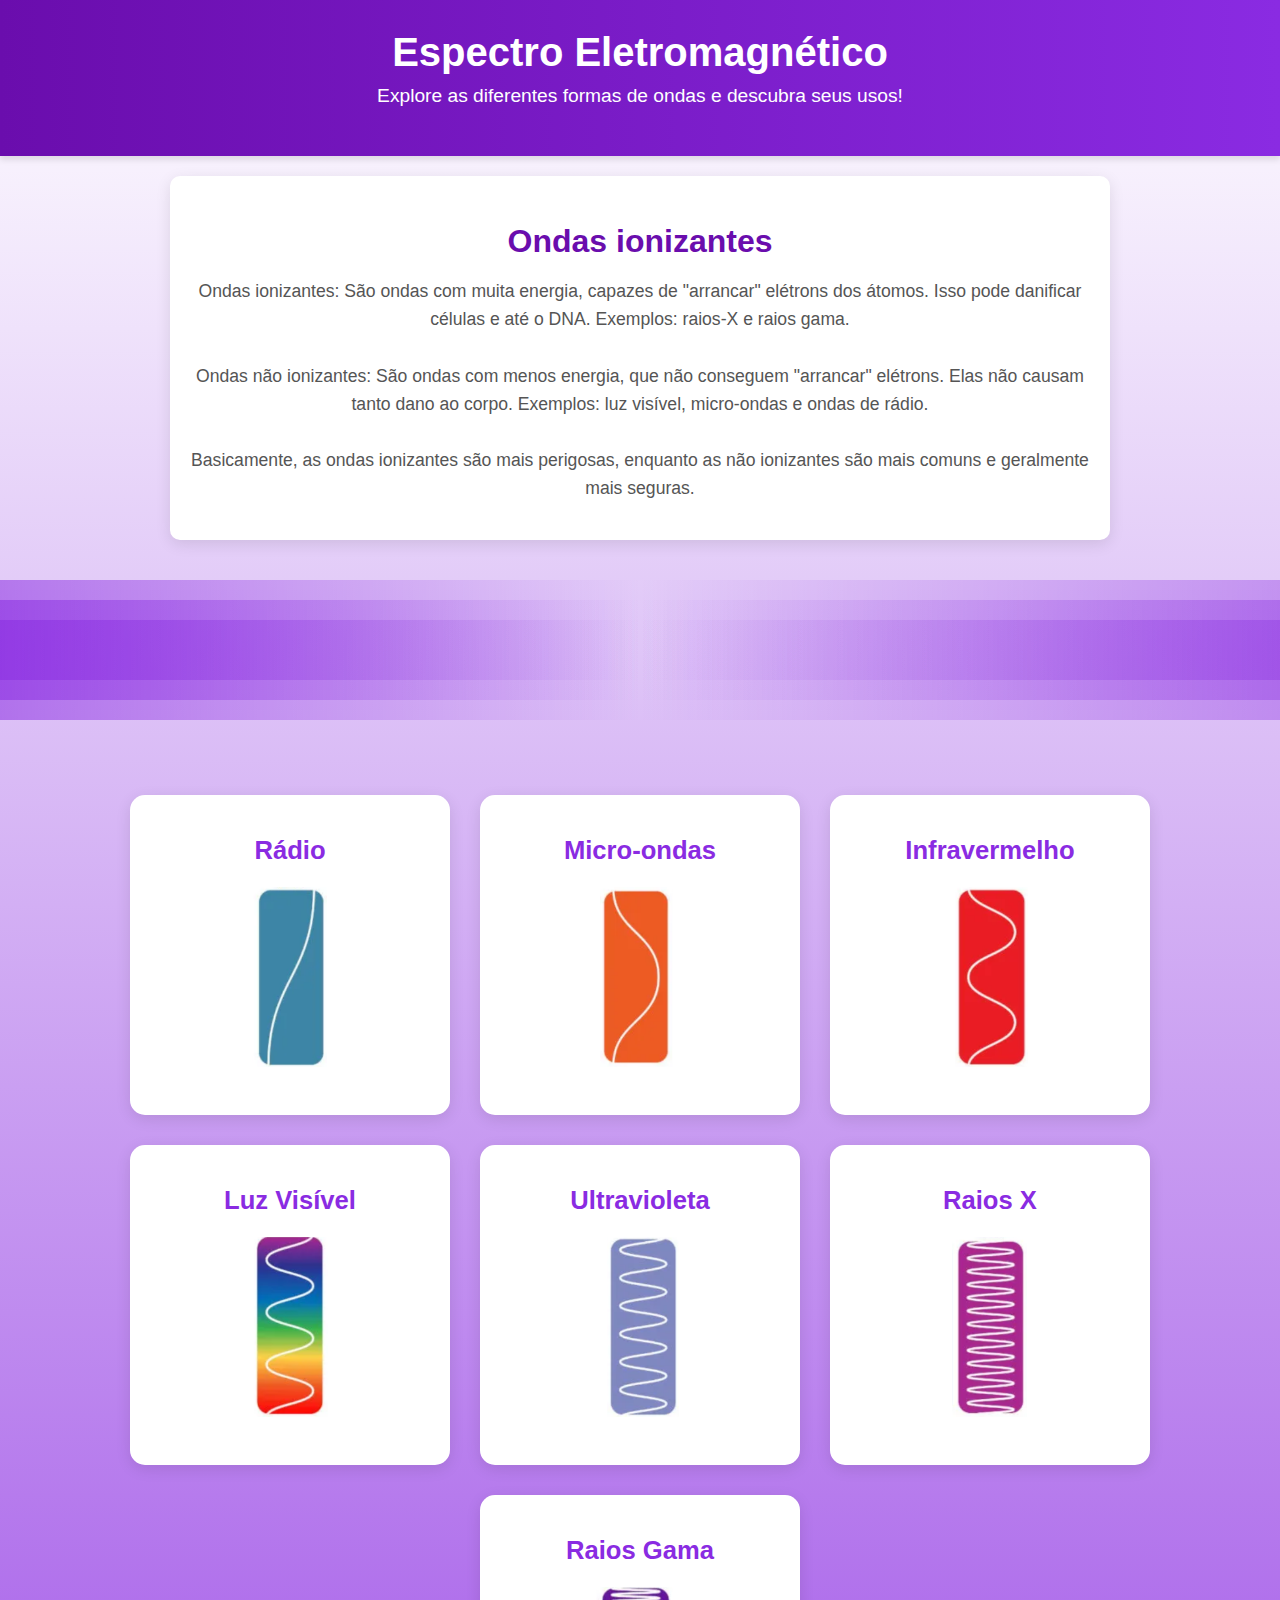
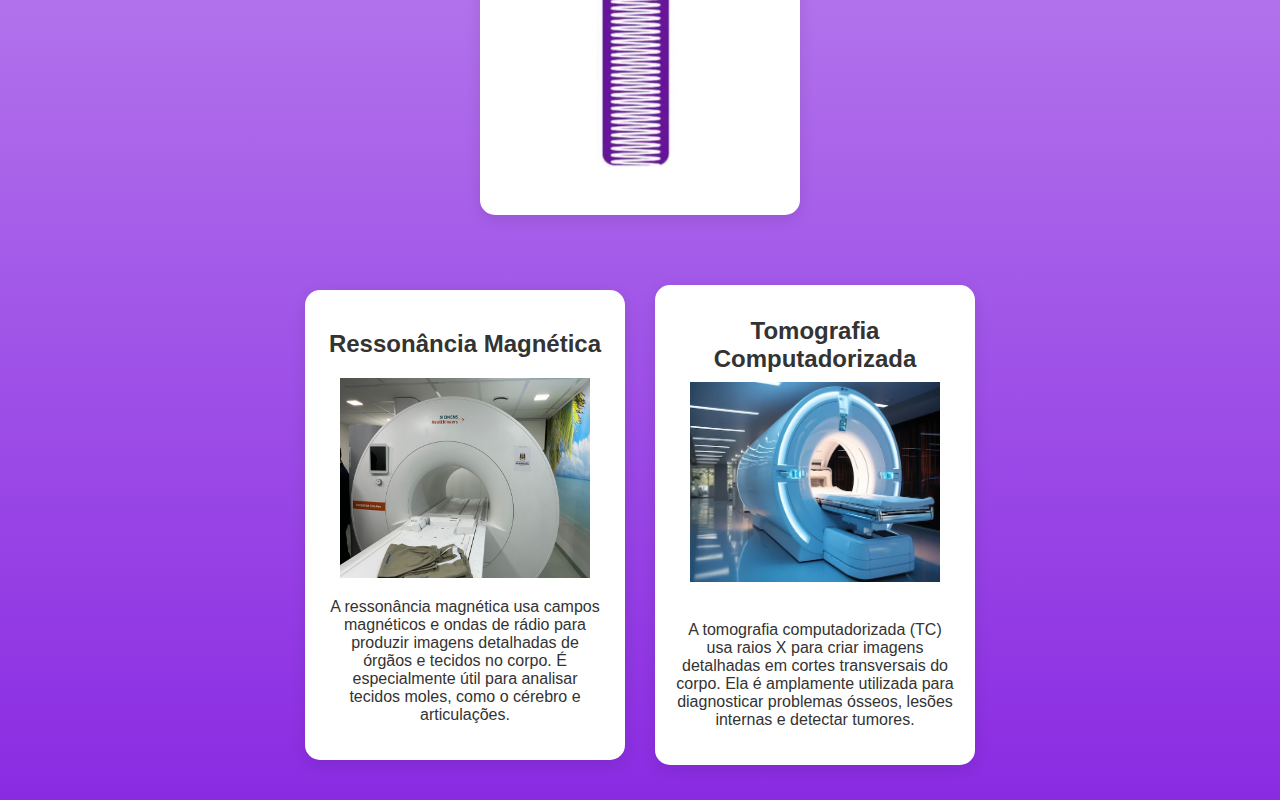
<file: ana paula/index.html>
<!DOCTYPE html>
<html lang="pt-br">
<head>
    <meta charset="UTF-8">
    <meta name="viewport" content="width=device-width, initial-scale=1.0">
    <title>Espectro Eletromagnético</title>
    <link rel="stylesheet" href="style.css"> 
</head>
<body>

<header>
    <h1>Espectro Eletromagnético</h1>
    <p>Explore as diferentes formas de ondas e descubra seus usos!</p>
</header>

<div class="intro">
    <h2>Ondas ionizantes</h2>
    <p>
        Ondas ionizantes: São ondas com muita energia, capazes de "arrancar" elétrons dos átomos. Isso pode danificar células e até o DNA. Exemplos: raios-X e raios gama.
        <br>
        <br>
        Ondas não ionizantes: São ondas com menos energia, que não conseguem "arrancar" elétrons. Elas não causam tanto dano ao corpo. Exemplos: luz visível, micro-ondas e ondas de rádio.
        <br>
        <br>
        Basicamente, as ondas ionizantes são mais perigosas, enquanto as não ionizantes são mais comuns e geralmente mais seguras.
    </p>
</div>
<div>
    <div class="wave-container">
        <div class="wave" style="top: 20px; animation-delay: 0s;"></div>
        <div class="wave" style="top: 40px; animation-delay: -2s;"></div>
        <div class="wave" style="top: 60px; animation-delay: -1s;"></div>
    </div>
</div>
<div class="container">
    <div class="item">
        <h2>Rádio</h2>
        <img src="image/radiio.png" alt="Ondas de Rádio">
        <p> <br>Comprimento de Onda: Longo, variando de metros a quilômetros.
            <br>
            <br>Frequência: Baixa, de kilohertz (kHz) até gigahertz (GHz).
            <br>
            <br>Exemplo: Utilizadas em transmissões de rádio, televisão e comunicações sem fio (como Wi-Fi).
            <br>
            <br>Aplicação: Comunicações de rádio AM e FM, Bluetooth, e telecomunicações.
            <br>Classificação: Não Ionizante</p>
    </div>
    <div class="item">
        <h2>Micro-ondas</h2>
        <img src="image/micro.png" alt="Micro-ondas">
        <p><br>Comprimento de Onda: Um pouco mais curtas que as ondas de rádio, variando de milímetros a centímetros.
            <br>
            <br>Frequência: Maior que as ondas de rádio, geralmente na faixa de gigahertz.
            <br>
            <br>Exemplo: Utilizadas em fornos de micro-ondas para aquecer alimentos e também em radares.
            <br>
            <br>Aplicação: Redes de comunicação sem fio (Wi-Fi), transmissão de dados via satélites, radares meteorológicos.
            <br><strong>Classificação: Não Ionizante</strong></p>
    </div>
    <div class="item">
        <h2>Infravermelho</h2>
        <img src="image/infra.png" alt="Infravermelho">
        <p><br>Comprimento de Onda: Menor que as micro-ondas, variando de 700 nanômetros (nm) a 1 milímetro.
            <br>
            <br>Frequência: Entre o infravermelho próximo (mais próximo da luz visível) e o infravermelho distante.
            <br>
            <br>Exemplo: Usado em controles remotos e câmeras de visão noturna.
            <br>Aplicação: Termografia (detecção de calor), sensores de movimento, comunicação por fibra óptica.
            <br>
            <br><strong>Classificação: Não Ionizante</strong></p>
    </div>
    <div class="item">
        <h2>Luz Visível</h2>
        <img src="image/luzv.png" alt="Luz Visível">
        <p> <br>Comprimento de Onda: Entre 400 e 700 nanômetros (nm).
            <br>
            <br>Frequência: Faixa perceptível ao olho humano, representada pelas cores do arco-íris.
            <br>
            <br>Exemplo: Luz que vemos diariamente, usada em lâmpadas e telas de dispositivos.
            <br>
            <br>Aplicação: Iluminação, câmeras, lentes, todos os dispositivos que produzem ou captam luz.
            <br>
            <br><strong>Classificação: Não Ionizante</strong></p>
    </div>
    <div class="item">
        <h2>Ultravioleta</h2>
        <img src="image/utravioleta.png" alt="Ultravioleta">
        <p>  <br>Comprimento de Onda: Menor que a luz visível, entre 10 nm e 400 nm.
            <br>
            <br>Frequência: Alta, com energias suficientes para causar danos a tecidos biológicos.
            <br>
            <br>Exemplo: Radiação emitida pelo Sol que provoca bronzeamento e, em altas doses, queimaduras solares.
            <br>
            <br>Aplicação: Esterilização de equipamentos médicos, detecção de substâncias fluorescentes, bronzeamento artificial.
            <br>
            <br><strong>Classificação: Parte Ionizante (UV-C) e Parte Não Ionizante (UV-A e UV-B)</strong></p>
            <button id="abrir_dialog">Saiba Mais</button>
    </div>

    <dialog>
        <div class="ultraviolet-section">
            <h2>Raios Ultravioleta (UV)</h2>
            <div class="ultraviolet-container">
                <div class="ultraviolet-item">
                    <h3>O que são Raios UV?</h3>
                    <p>
                        Os raios ultravioleta (UV) são uma forma de radiação eletromagnética com um comprimento de onda menor que o da luz visível, mas maior que os raios X. Eles são emitidos pelo Sol e possuem aplicações variadas.
                    </p>
                </div>
                <div class="ultraviolet-item">
                    <h3>Aplicações dos Raios UV</h3>
                    <ul>
                        <li>Esterilização de equipamentos médicos</li>
                        <li>Bronzeamento artificial</li>
                        <li>Detecção de substâncias fluorescentes</li>
                        <li>Tratamento de água potável</li>
                    </ul>
                </div>
                <div class="ultraviolet-item">
                    <h3>Cuidados com Raios UV</h3>
                    <p>
                        A exposição excessiva a raios UV pode causar danos à pele e aos olhos. É importante usar protetor solar e óculos com proteção UV para minimizar os riscos.
                    </p>
                </div>
            </div>
        </div>
        <button id="fechar_dialog">Fechar</button>
    </dialog>
    

    <div class="item">
        <h2>Raios X</h2>
        <img src="image/raiox.png" alt="Raios X">
        <p>  <br>Comprimento de Onda: Muito curto, entre 0,01 a 10 nanômetros.
            <br>
            <br>Frequência: Extremamente alta, com energia capaz de penetrar muitos materiais sólidos.
            <br>
            <br>Exemplo: Usado em imagens de raios-X para ver estruturas internas do corpo humano.
            <br>
            <br>Aplicação: Diagnóstico médico (radiografias), inspeção de bagagens em aeroportos, análise de materiais densos.
            <br>
            <br><strong>Classificação: Ionizante</strong></p>
    </div>
    <div class="item">
        <h2>Raios Gama</h2>
        <img src="image/raiogama.png" alt="Raios Gama">
        <p> <br>Comprimento de Onda: Os menores no espectro eletromagnético, com comprimentos menores que 0,01 nanômetros.
            <br>
            <br>Frequência: Altíssima, com energias que podem causar alterações atômicas.
            <br>
            <br>Exemplo: Emissões radioativas de materiais como o cobalto-60 usadas no tratamento de câncer.
            <br>
            <br>Aplicação: Radioterapia para tratamento de câncer, estudo de materiais radioativos, detecção astronômica de fenômenos no espaço.
            <br>
            <br><strong>Classificação: Ionizante</strong></p>
    </div>
</div>
<div class="resonance-ct-section">
    <div class="resonance-ct-item">
        <h2>Ressonância Magnética</h2>
        <img src="image/recona.jpeg" alt="Ressonância Magnética">
        <p>
            A ressonância magnética usa campos magnéticos e ondas de rádio para produzir imagens detalhadas
            de órgãos e tecidos no corpo. É especialmente útil para analisar tecidos moles, como o cérebro e articulações.
        
        </p>
    </div>
    <div class="resonance-ct-item">
        <h2 class="titulo">Tomografia Computadorizada</h2>
        <img class="segunda" src="image/tomo.avif" alt="Tomografia Computadorizada">
        <p>
            A tomografia computadorizada (TC) usa raios X para criar imagens detalhadas em cortes transversais
            do corpo. Ela é amplamente utilizada para diagnosticar problemas ósseos, lesões internas e detectar tumores.
           
        </p>
    </div>
    <div>
        
    </div>
</div>

<script src="./js/script.js"></script>
</body>
</html>
</file>
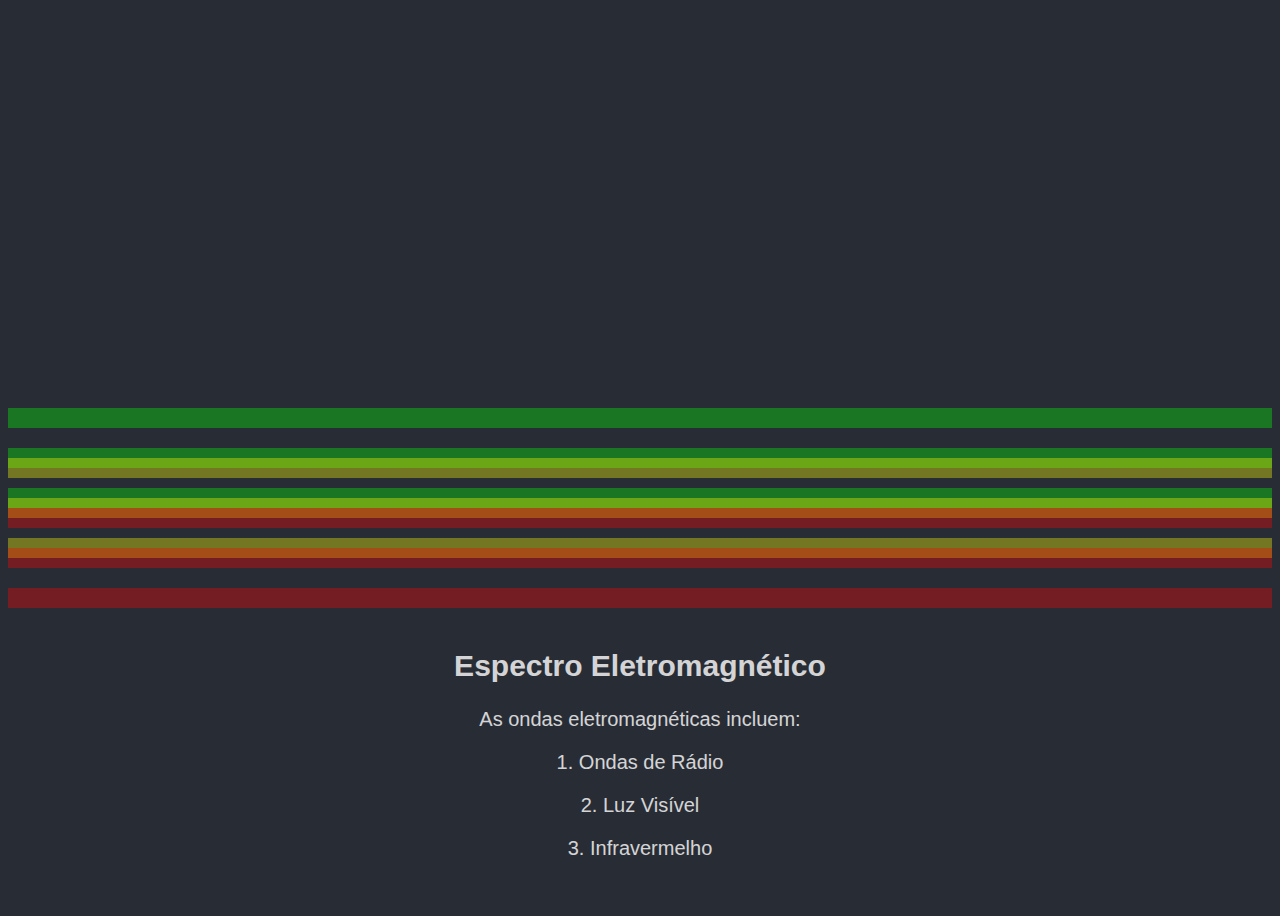
<file: ana paula/onda_magnetica.html>
<!DOCTYPE html>
<html lang="pt-BR">
<head>
    <meta charset="UTF-8">
    <meta name="viewport" content="width=device-width, initial-scale=1.0">
    <title>Espectro Eletromagnético</title>
    <style>
        body {
            display: flex;
            justify-content: center;
            align-items: center;
            height: 100vh;
            background-color: #282c34;
            color: white;
            font-family: Arial, sans-serif;
            overflow: hidden;
        }

        .wave-container {
            position: relative;
            width: 100%;
            height: 300px;
            overflow: hidden;
        }

        .wave {
            position: absolute;
            width: 200%;
            height: 100px;
            opacity: 0.7;
            animation: move 4s linear infinite;
        }

        .radio {
            background: repeating-linear-gradient(
                0deg,
                rgba(0, 255, 0, 0.5),
                rgba(0, 255, 0, 0.5) 20px,
                rgba(0, 0, 0, 0) 20px,
                rgba(0, 0, 0, 0) 40px
            );
            top: 100px;
        }

        .visivel {
            background: repeating-linear-gradient(
                0deg,
                rgba(255, 255, 0, 0.5),
                rgba(255, 255, 0, 0.5) 20px,
                rgba(0, 0, 0, 0) 20px,
                rgba(0, 0, 0, 0) 40px
            );
            top: 150px;
        }

        .infravermelho {
            background: repeating-linear-gradient(
                0deg,
                rgba(255, 0, 0, 0.5),
                rgba(255, 0, 0, 0.5) 20px,
                rgba(0, 0, 0, 0) 20px,
                rgba(0, 0, 0, 0) 40px
            );
            top: 200px;
        }

        @keyframes move {
            0% {
                transform: translateX(0);
            }
            100% {
                transform: translateX(-50%);
            }
        }

        .info {
            position: absolute;
            bottom: 20px;
            left: 50%;
            transform: translateX(-50%);
            text-align: center;
            font-size: 20px;
            opacity: 0.8;
        }
    </style>
</head>
<body>
    <div class="wave-container">
        <div class="wave radio" style="animation-delay: 0s;"></div>
        <div class="wave visivel" style="animation-delay: -1s;"></div>
        <div class="wave infravermelho" style="animation-delay: -2s;"></div>
    </div>
    <div class="info">
        <h2>Espectro Eletromagnético</h2>
        <p>As ondas eletromagnéticas incluem:</p>
        <p>1. Ondas de Rádio</p>
        <p>2. Luz Visível</p>
        <p>3. Infravermelho</p>
    </div>

    <script>
        // Função para atualizar informações
        function updateInfo() {
            const info = document.querySelector('.info');
            const messages = [
                "As ondas de rádio são usadas para comunicação.",
                "A luz visível é a parte do espectro que podemos ver.",
                "O infravermelho é usado em controle remoto e termografia."
            ];
            let index = 0;

            setInterval(() => {
                info.children[2].innerText = messages[index];
                index = (index + 1) % messages.length;
            }, 3000); // Troca de informações a cada 3 segundos
        }

        // Chama a função para atualizar as informações
        updateInfo();
    </script>
</body>
</html>
</file>
<file: ana paula/style.css>
body {
    font-family: 'Roboto', sans-serif;
    margin: 0;
    padding: 0;
    background: linear-gradient(to top, #8a2be2, #ffffff);
    color: #333;
}

header {
    text-align: center;
    padding: 30px;
    background-color: rgba(138, 43, 226, 0.5);
    background-image: linear-gradient(to right, #6a0dad, #8a2be2);
    color: white;
    box-shadow: 0 4px 6px rgba(0, 0, 0, 0.1);
}

header h1 {
    margin: 0;
    font-size: 2.5em;
    animation: fadeInDown 2.6s ease-in-out;
}

header p {
    font-size: 1.2em;
    margin-top: 10px;
}

@keyframes fadeInDown {
    from { opacity: 0; transform: translateY(-20px); }
    to { opacity: 1; transform: translateY(0); }
}

.intro {
    text-align: center;
    margin: 20px auto;
    padding: 20px;
    background-color: #ffffff;
    border-radius: 10px;
    box-shadow: 0 4px 15px rgba(0, 0, 0, 0.1);
    max-width: 900px;
    animation: fadeIn 1.5s ease-in-out;
}

.intro h2 {
    font-size: 2em;
    color: #6a0dad;
    margin-bottom: 15px;
}

.intro p {
    font-size: 1.1em;
    color: #555;
    line-height: 1.6;
}

@keyframes fadeIn {
    from { opacity: 0; }
    to { opacity: 1; }
}

.container {
    display: flex;
    flex-wrap: wrap;
    justify-content: center;
    padding: 20px;
    min-height: 500px;
}

.item {
    border: none;
    border-radius: 15px;
    background-color: white;
    width: 280px;
    height: 280px;
    margin: 15px;
    padding: 20px;
    text-align: center;
    transition: transform 0.3s, box-shadow 0.3s;
    box-shadow: 0 4px 15px rgba(0, 0, 0, 0.1);
    position: relative;
    animation: fadeInUp 1.2s ease-in-out;
    overflow: hidden;
}

.item:hover {
    transform: translateY(-10px);
    box-shadow: 0 8px 25px rgba(0, 0, 0, 0.2);
    overflow: visible;
    height: auto;
}

.item h2 {
    font-size: 1.6em;
    color: #8a2be2;
}

.item img {
    width: 120px;
    height: 180px;
    object-fit: contain;
    margin-bottom: 15px;
    transition: 0.3s ease-in-out;
}

.item:hover img {
    transform: rotate(90deg) scale(1.05);
}

.item p {
    margin-top: 20px;
    display: none;
    font-size: 1em;
    color: #555;
}

.item:hover p {
    display: block;
    margin-top: 10px;
}

#abrir_dialog, #fechar_dialog {
    display: none;
    background: linear-gradient(to right, #6a0dad, #8a2be2);
    color: #f1f5f9;
    border: none;
    border-radius: 10px;
    width: 200px;
    height: 30px;
    margin: 0 auto;
}

#fechar_dialog {
    display: block;
}

.item:hover #abrir_dialog {
    display: block;
    margin-top: 10px;
}

@keyframes fadeInUp {
    from { opacity: 0; transform: translateY(20px); }
    to { opacity: 1; transform: translateY(0); }
}

.resonance-ct-section {
    display: flex;
    flex-wrap: wrap;
    justify-content: center;
    align-items: center;
    padding: 20px;
    margin: 0 auto;
}

.resonance-ct-item {
    border: none;
    border-radius: 15px;
    background-color: white;
    width: 280px;
    margin: 15px;
    padding: 20px;
    text-align: center;
    transition: transform 0.3s, box-shadow 0.3s;
    box-shadow: 0 4px 15px rgba(0, 0, 0, 0.1);
    position: relative;
}

.resonance-ct-item:hover {
    transform: translateY(-10px);
    box-shadow: 0 8px 25px rgba;
}

.resonance-ct-item img {
    width: 250px;
    height: 200px;
}

.titulo {
    position: relative;
    bottom: 8px;
}

.segunda {
    position: relative;
    bottom: 19px;
}

.ultraviolet-section {
    padding: 30px;
    background-color: #f0f8ff;
    border-radius: 10px;
    box-shadow: 0 4px 15px rgba(0, 0, 0, 0.1);
    margin: 20px auto;
    max-width: 1000px;
    text-align: center;
}

.ultraviolet-section h2 {
    color: #8a2be2;
    font-size: 2.2em;
    margin-bottom: 20px;
    animation: fadeIn 1.5s ease-in-out;
}

.ultraviolet-container {
    display: flex;
    justify-content: space-around;
    flex-wrap: wrap;
}

.ultraviolet-item {
    background-color: white;
    border-radius: 10px;
    box-shadow: 0 4px 10px rgba(0, 0, 0, 0.1);
    padding: 20px;
    width: 300px;
    margin: 10px;
    animation: fadeInUp 1.5s ease-in-out;
}

.ultraviolet-item h3 {
    font-size: 1.5em;
    color: #6a0dad;
    margin-bottom: 10px;
}

.ultraviolet-item p, .ultraviolet-item ul {
    color: #555;
    font-size: 1.1em;
    line-height: 1.6;
}

.ultraviolet-item ul {
    text-align: left;
}

@keyframes fadeInUp {
    from { opacity: 0; transform: translateY(20px); }
    to { opacity: 1; transform: translateY(0); }
}

.wave-container {
    position: relative;
    width: 100%;
    height: 200px;
    overflow: hidden;
}

.wave {
    position: absolute;
    width: 200%;
    height: 100px;
    background: linear-gradient(to right, rgba(138, 43, 226, 0.758), rgba(75, 0, 130, 0) 50%, rgba(138, 43, 226, 0.5));
    background-size: 50% 100%;
    animation: move 4s linear infinite;
    opacity: 0.7;
}

@keyframes move {
    0% {
        transform: translateX(0);
    }
    100% {
        transform: translateX(-50%);
    }
}

.info {
    position: absolute;
    bottom: 20px;
    left: 50%;
    transform: translateX(-50%);
    text-align: center;
    font-size: 20px;
    opacity: 0.8;
}
</file>
